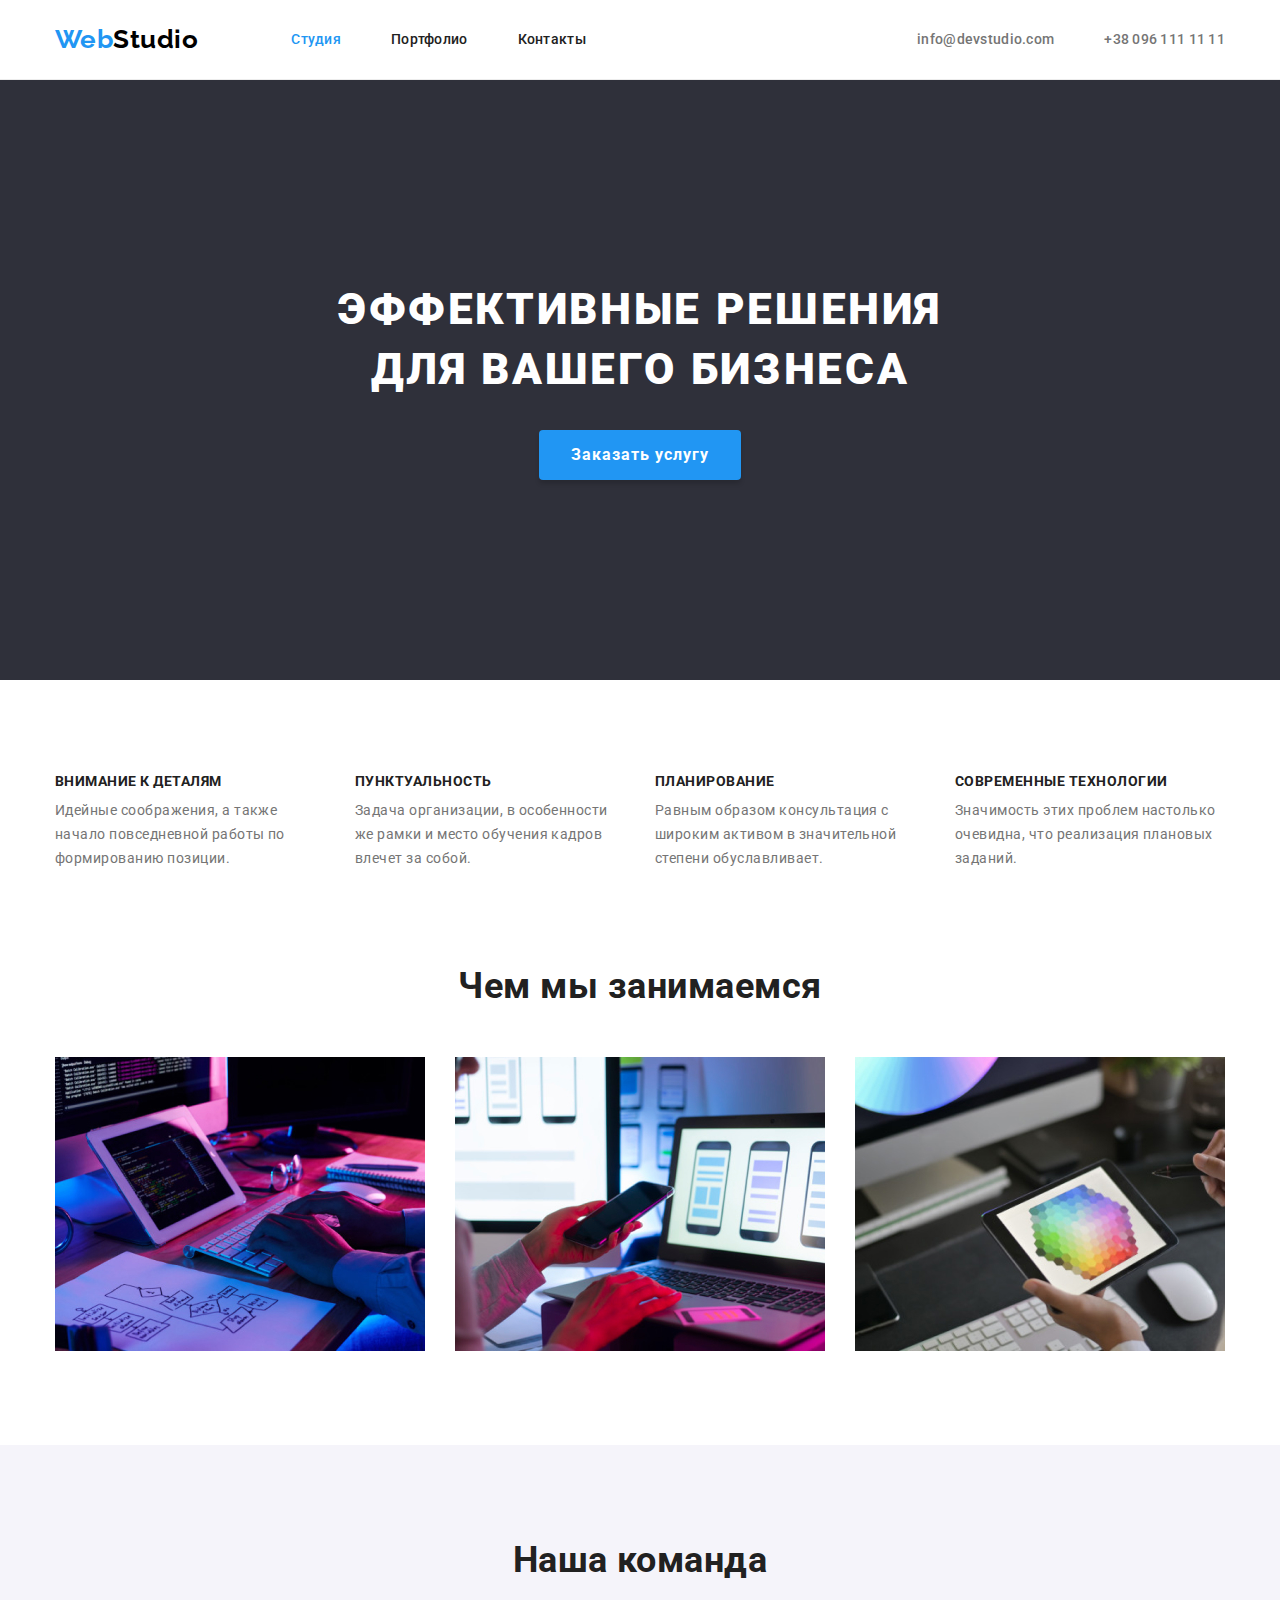
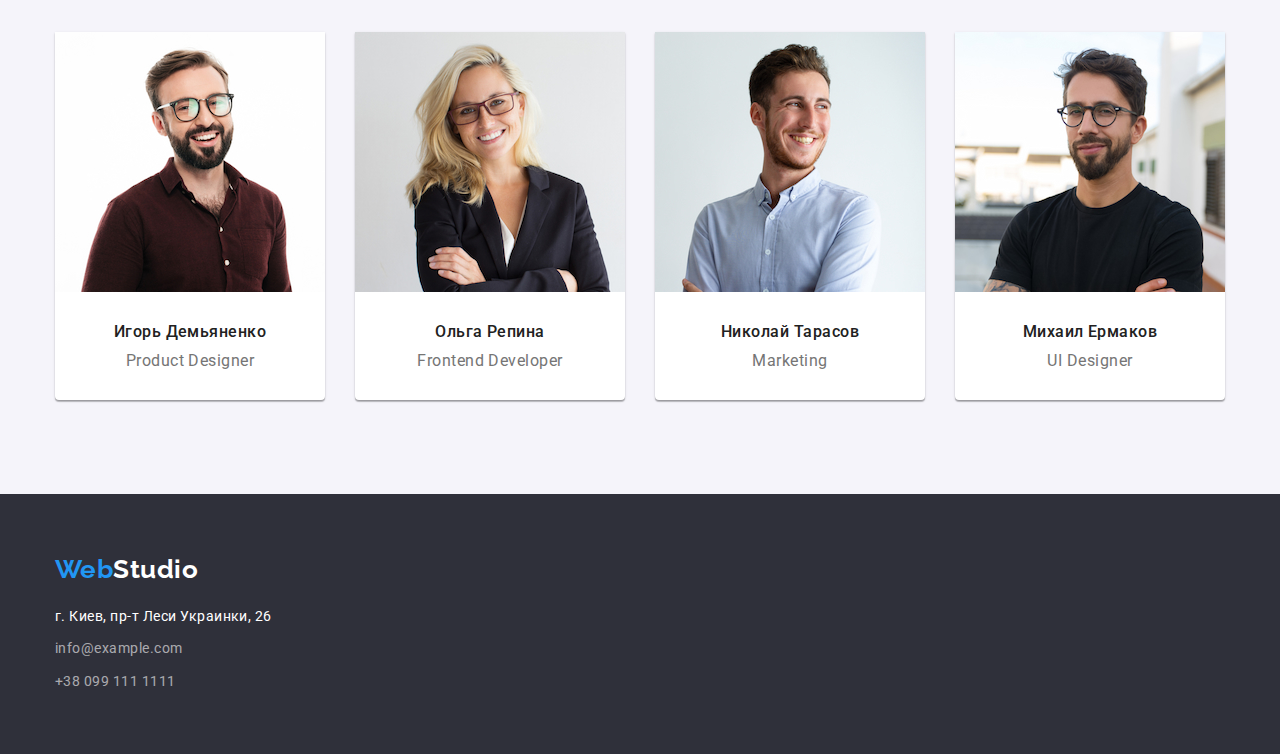
<file: index.html>
<!DOCTYPE html>
<html lang="ru">

<head>
  <meta charset="UTF-8" />
  <meta http-equiv="X-UA-Compatible" content="IE=edge" />
  <meta name="viewport" content="width=device-width, initial-scale=1.0" />
  <title>WebStudio | эффективные решения для вашего бизнеса</title>
  <link rel="preconnect" href="https://fonts.gstatic.com" />
  <link
    href="https://fonts.googleapis.com/css2?family=Raleway:wght@700&family=Roboto:wght@400;500;700;900&display=swap"
    rel="stylesheet" />
  <link rel="stylesheet"
    href="https://cdnjs.cloudflare.com/ajax/libs/modern-normalize/1.0.0/modern-normalize.min.css" />
  <link rel="stylesheet" href="./css/styles.css" />
</head>

<body>
  <!-- Шапка сайта -->
  <header class="main-header">
    <div class="header-container container">
      <nav class="navigation">
        <a class="logo link" href="./index.html" lang="en">
          <span class="logo-accent">Web</span>Studio
        </a>
        <ul class="menu list">
          <li class="menu-item">
            <a class="menu-link link current" href="./index.html">Студия</a>
          </li>
          <li class="menu-item">
            <a class="menu-link link" href="./portfolio.html">Портфолио</a>
          </li>
          <li class="menu-item">
            <a class="menu-link link" href="">Контакты</a>
          </li>
        </ul>
      </nav>
      <ul class="contacts list">
        <li class="contacts-item">
          <a class="contacts-link link" href="mailto:info@devstudio.com" target="_blank"
            rel="noopener noreferrer">info@devstudio.com</a>
        </li>
        <li class="contacts-item">
          <a class="contacts-link link" href="tel:+380961111111">+38 096 111 11 11</a>
        </li>
      </ul>
    </div>
  </header>

  <main>
    <!-- Секция герой -->
    <section class="hero">
      <div class="container">
        <h1 class="heading">Эффективные решения для вашего бизнеса</h1>
        <button class="hero-button" type="button">Заказать услугу</button>
      </div>
    </section>

    <!-- Секция особенноестей -->
    <section class="features">
      <div class="container">
        <h2 class="visually-hidden">Наши особенности</h2>
        <ul class="features-list list">
          <li class="features-item">
            <h3 class="features-heading">Внимание к деталям</h3>
            <p class="features-paragraph">
              Идейные соображения, а также начало повседневной работы по
              формированию позиции.
            </p>
          </li>
          <li class="features-item">
            <h3 class="features-heading">Пунктуальность</h3>
            <p class="features-paragraph">
              Задача организации, в особенности же рамки и место обучения
              кадров влечет за собой.
            </p>
          </li>
          <li class="features-item">
            <h3 class="features-heading">Планирование</h3>
            <p class="features-paragraph">
              Равным образом консультация с широким активом в значительной
              степени обуславливает.
            </p>
          </li>
          <li class="features-item">
            <h3 class="features-heading">Современные технологии</h3>
            <p class="features-paragraph">
              Значимость этих проблем настолько очевидна, что реализация
              плановых заданий.
            </p>
          </li>
        </ul>
      </div>
    </section>

    <!-- Секция "Чем мы занимаемся"-->
    <section class="doing">
      <div class="container">
        <h2 class="section-heading">Чем мы занимаемся</h2>
        <ul class="doing-list list">
          <li class="doing-item">
            <img src="./images/work-process/work-process-1.jpg"
              alt="Программист пишет код" width="370" height="294" />
          </li>
          <li class="doing-item">
            <img src="./images/work-process/work-process-2.jpg"
              alt="Дизайнер разрабатывает интерфейс" width="370" height="294" />
          </li>
          <li class="doing-item">
            <img src="./images/work-process/work-process-3.jpg"
              alt="Дизайнер подбирает палитру на планшете" width="370" height="294" />
          </li>
        </ul>
      </div>
    </section>

    <!-- Секция "Наша команда"-->
    <section class="team">
      <div class="container">
        <h2 class="section-heading">Наша команда</h2>
        <ul class="team-list list">
          <li class="team-item">
            <img src="./images/team/ihor-demianenko.jpg"
              alt="Член команды позирует для фото и улыбается" width="270" height="260" />
            <div class="team-desc">
              <h3 class="section-subheading">Игорь Демьяненко</h3>
              <p class="profession" lang="en">Product Designer</p>
            </div>
          </li>
          <li class="team-item">
            <img src="./images/team/olha-repina.jpg"
              alt="Член команды позирует для фото и улыбается" width="270" height="260" />
            <div class="team-desc">
              <h3 class="section-subheading">Ольга Репина</h3>
              <p class="profession" lang="en">Frontend Developer</p>
            </div>
          </li>
          <li class="team-item">
            <img src="./images/team/nykolai-tarasov.jpg"
              alt="Член команды позирует для фото и улыбается" width="270" height="260" />
            <div class="team-desc">
              <h3 class="section-subheading">Николай Тарасов</h3>
              <p class="profession" lang="en">Marketing</p>
            </div>
          </li>
          <li class="team-item">
            <img src="./images/team/mykhayl-ermakov.jpg"
              alt="Член команды позирует для фото и улыбается" width="270" height="260" />
            <div class="team-desc">
              <h3 class="section-subheading">Михаил Ермаков</h3>
              <p class="profession" lang="en">UI Designer</p>
            </div>
          </li>
        </ul>
      </div>
    </section>
  </main>

  <!-- Футер сайта -->
  <footer class="main-footer">
    <div class="container">
      <a class="footer-logo link" href="./index.html" lang="en">
        <span class="logo-accent">Web</span>Studio
      </a>
      <address class="footer-contacts">
        <ul class="list">
          <li class="footer-contacts-item">
            <a class="address-link link" href="https://goo.gl/maps/T2K9LCpTaU9NKCbx8"
              target="_blank" rel="noopener noreferrer">г. Киев, пр-т Леси Украинки,
              26</a>
          </li>
          <li class="footer-contacts-item">
            <a class="footer-contacts-link link" href="mailto:info@devstudio.com"
              target="_blank" rel="noopener noreferrer">info@example.com</a>
          </li>
          <li class="footer-contacts-item">
            <a class="footer-contacts-link link" href="tel:+380961111111">+38 099 111
              1111</a>
          </li>
        </ul>
      </address>
    </div>
  </footer>




</body>

</html>
</file>
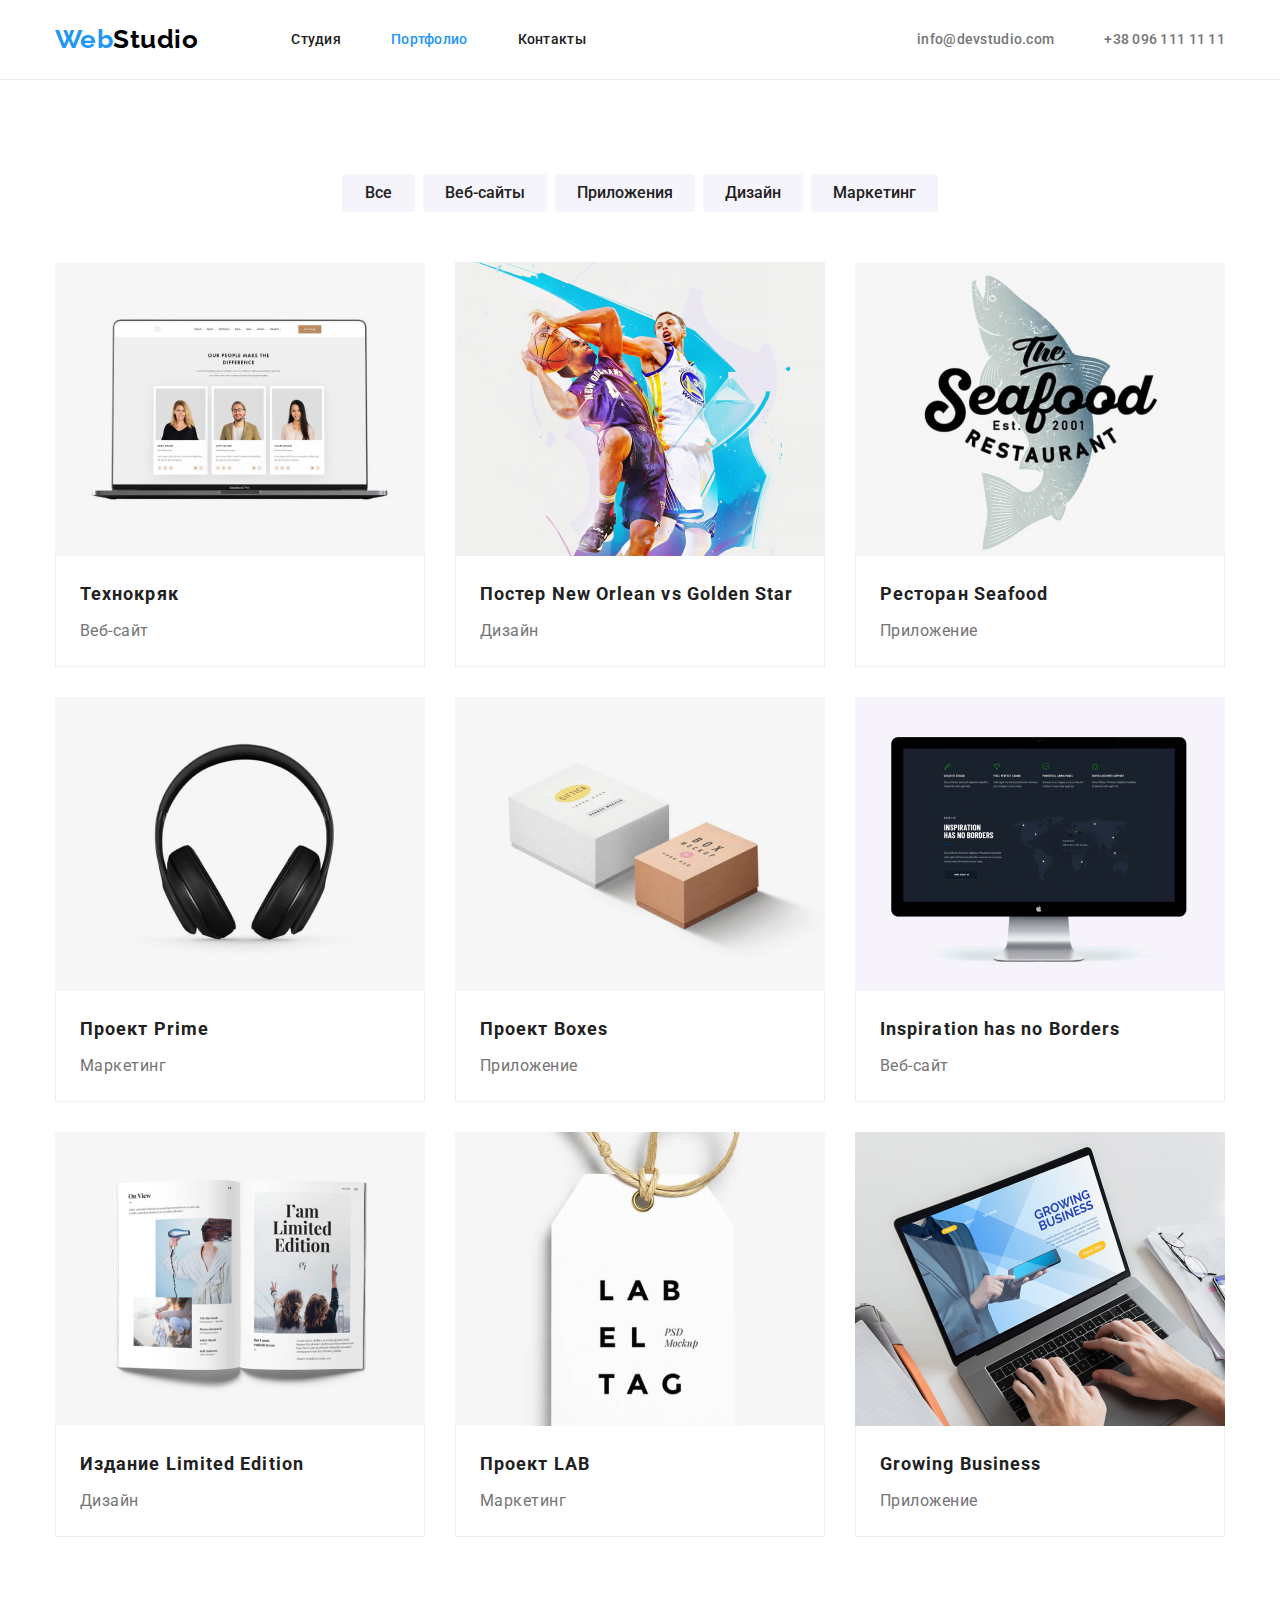
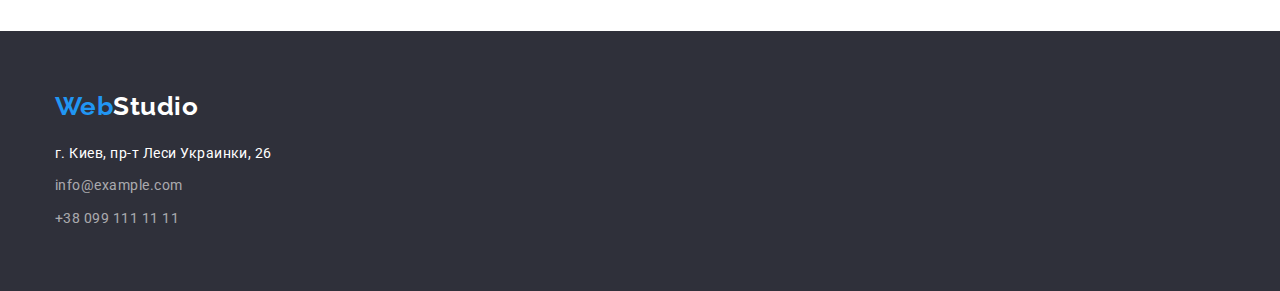
<file: portfolio.html>
<!DOCTYPE html>
<html lang="ru">

<head>
  <meta charset="UTF-8" />
  <meta http-equiv="X-UA-Compatible" content="IE=edge" />
  <meta name="viewport" content="width=device-width, initial-scale=1.0" />
  <title>WebStudio | эффективные решения для вашего бизнеса</title>
  <link rel="preconnect" href="https://fonts.gstatic.com" />
  <link
    href="https://fonts.googleapis.com/css2?family=Raleway:wght@700&family=Roboto:wght@400;500;700;900&display=swap"
    rel="stylesheet" />
  <link rel="stylesheet"
    href="https://cdnjs.cloudflare.com/ajax/libs/modern-normalize/1.0.0/modern-normalize.min.css" />
  <link rel="stylesheet" href="./css/styles.css" />
</head>

<body>
  <!-- Шапка сайта -->
  <header class="main-header">
    <div class="header-container container">
      <nav class="navigation">
        <a class="logo link" href="./index.html" lang="en">
          <span class="logo-accent">Web</span>Studio
        </a>
        <ul class="menu list">
          <li class="menu-item">
            <a class="menu-link link" href="./index.html">Студия</a>
          </li>
          <li class="menu-item">
            <a class="menu-link link current" href="./portfolio.html">Портфолио</a>
          </li>
          <li class="menu-item">
            <a class="menu-link link" href="">Контакты</a>
          </li>
        </ul>
      </nav>
      <ul class="contacts list">
        <li class="contacts-item">
          <a class="contacts-link link" href="mailto:info@devstudio.com" target="_blank"
            rel="noopener noreferrer">info@devstudio.com</a>
        </li>
        <li class="contacts-item">
          <a class="contacts-link link" href="tel:+380961111111">+38 096 111 11 11</a>
        </li>
      </ul>
    </div>
  </header>

  <main>
    <!-- Секция портфолио -->
    <section class="portfolio">
      <div class="container">
        <h1 class="visually-hidden">Наши работы</h1>
        <ul class="filter-list list">
          <li class="filter-item">
            <button class="filter-button" type="button">Все</button>
          </li>
          <li class="filter-item">
            <button class="filter-button" type="button">Веб-сайты</button>
          </li>
          <li class="filter-item">
            <button class="filter-button" type="button">Приложения</button>
          </li>
          <li class="filter-item">
            <button class="filter-button" type="button">Дизайн</button>
          </li>
          <li class="filter-item">
            <button class="filter-button" type="button">Маркетинг</button>
          </li>
        </ul>
        <ul class="portfolio-list list">
          <li class="portfolio-item">
            <a class="link" href="">
              <img src="./images/portfolio/tekhnokryak.jpg"
                alt="Страница сайта на экране ноутбука" width="370" height="294" />
              <div class="card-content">
                <h2 class="portfolio-heading">Технокряк</h2>
                <p class="portfolio-paragraph">Веб-сайт</p>
              </div>
            </a>
          </li>
          <li class="portfolio-item">
            <a class="link" href="">
              <img src="./images/portfolio/new-orlean-vs-golden-star.jpg"
                alt="Постер с изображением игры двух баскетболистов" width="370"
                height="294" />
              <div class="card-content">
                <h2 class="portfolio-heading">
                  Постер <span lang="en">New Orlean vs Golden Star</span>
                </h2>
                <p class="portfolio-paragraph">Дизайн</p>
              </div>
            </a>
          </li>
          <li class="portfolio-item">
            <a class="link" href="">
              <img src="./images/portfolio/seafood.jpg"
                alt="Логотип ресторана морепродуктов" width="370" height="294" />
              <div class="card-content">
                <h2 class="portfolio-heading">
                  Ресторан <span lang="en">Seafood</span>
                </h2>
                <p class="portfolio-paragraph">Приложение</p>
              </div>
            </a>
          </li>
          <li class="portfolio-item">
            <a class="link" href="">
              <img src="./images/portfolio/prime.jpg" alt="Студийные наушники" width="370"
                height="294" />
              <div class="card-content">
                <h2 class="portfolio-heading">
                  Проект <span lang="en">Prime</span>
                </h2>
                <p class="portfolio-paragraph">Маркетинг</p>
              </div>
            </a>
          </li>
          <li class="portfolio-item">
            <a class="link" href="">
              <img src="./images/portfolio/boxes.jpg" alt="Две коробки" width="370"
                height="294" />
              <div class="card-content">
                <h2 class="portfolio-heading">
                  Проект <span lang="en">Boxes</span>
                </h2>
                <p class="portfolio-paragraph">Приложение</p>
              </div>
            </a>
          </li>
          <li class="portfolio-item">
            <a class="link" href="">
              <img src="./images/portfolio/inspiration-has-no-borders.jpg"
                alt="Монитор с изображением сайта" width="370" height="294" />
              <div class="card-content">
                <h2 class="portfolio-heading" lang="en">
                  Inspiration has no Borders
                </h2>
                <p class="portfolio-paragraph">Веб-сайт</p>
              </div>
            </a>
          </li>
          <li class="portfolio-item">
            <a class="link" href="">
              <img src="./images/portfolio/limited-edition.jpg"
                alt="Журнал в развернутом виде" width="370" height="294" />
              <div class="card-content">
                <h2 class="portfolio-heading">
                  Издание <span lang="en">Limited Edition</span>
                </h2>
                <p class="portfolio-paragraph">Дизайн</p>
              </div>
            </a>
          </li>
          <li class="portfolio-item">
            <a class="link" href="">
              <img src="./images/portfolio/lab.jpg" alt="Бирка с изображением логотипа"
                width="370" height="294" />
              <div class="card-content">
                <h2 class="portfolio-heading">
                  Проект <span lang="en">LAB</span>
                </h2>
                <p class="portfolio-paragraph">Маркетинг</p>
              </div>
            </a>
          </li>
          <li class="portfolio-item">
            <a class="link" href="">
              <img src="./images/portfolio/growing-business.jpg"
                alt="Ноутбук за которым работают" width="370" height="294" />
              <div class="card-content">
                <h2 class="portfolio-heading" lang="en">Growing Business</h2>
                <p class="portfolio-paragraph">Приложение</p>
              </div>
            </a>
          </li>
        </ul>
      </div>
    </section>
  </main>

  <!-- Футер сайта -->
  <footer class="main-footer">
    <div class="container">
      <a class="footer-logo link" href="./index.html" lang="en">
        <span class="logo-accent">Web</span>Studio
      </a>
      <address class="footer-contacts">
        <ul class="list">
          <li class="footer-contacts-item">
            <a class="address-link link" href="https://goo.gl/maps/T2K9LCpTaU9NKCbx8"
              target="_blank" rel="noopener noreferrer">г. Киев, пр-т Леси Украинки,
              26</a>
          </li>
          <li class="footer-contacts-item">
            <a class="footer-contacts-link link" href="mailto:info@devstudio.com"
              target="_blank" rel="noopener noreferrer">info@example.com</a>
          </li>
          <li class="footer-contacts-item">
            <a class="footer-contacts-link link" href="tel:+380961111111">+38 099 111 11
              11</a>
          </li>
        </ul>
      </address>
    </div>
  </footer>
</body>

</html>
</file>
<file: css/styles.css>
:root {
  --main-font: 'Roboto', sans-serif;
  --secondary-font: 'Raleway', sans-serif;
  --main-text-color: #212121;
  --secondary-text-color: #ffffff;
  --paragraph-text-color: #757575;
  --main-background-color: #ffffff;
  --secondary-background-color: #f5f4fa;
  --accent-color: #2196f3;
}

body {
  min-width: 1200px;

  font-family: var(--main-font);
  color: var(--main-text-color);
  letter-spacing: 0.03em;
  background-color: var(--main-background-color);
}

/* Компоненты */
h1,
h2,
h3,
h4,
h5,
h6,
p {
  margin-top: 0;
  margin-bottom: 0;
}

ul,
ol {
  margin-top: 0;
  margin-bottom: 0;
  padding-left: 0;
}

img {
  display: block;
}

.link {
  color: var(--main-text-color);
  text-decoration: none;
}

.list {
  list-style: none;
}

.container {
  width: 1200px;
  padding-left: 15px;
  padding-right: 15px;
  margin-left: auto;
  margin-right: auto;
}

.section-heading {
  margin-bottom: 50px;
  font-size: 36px;
  line-height: 1.17;
  text-align: center;
}

/* Шапка сайта */

.main-header {
  border-bottom: 1px solid #ececec;
}

.header-container {
  display: flex;
}

.navigation,
.menu {
  display: flex;
  align-items: center;
}

.logo {
  margin-right: 93px;
  color: #000000;
  font-family: var(--secondary-font);
  font-weight: 700;
  font-size: 26px;
  line-height: 1.19;
}

.menu-item:not(:last-child) {
  margin-right: 50px;
}

.menu-link {
  display: block;
  padding-top: 32px;
  padding-bottom: 31px;
  font-weight: 500;
  font-size: 14px;
  line-height: 1.14;
  letter-spacing: 0.02em;
}

.contacts-link {
  color: var(--paragraph-text-color);
  font-weight: 500;
  font-size: 14px;
  line-height: 1.14;
  letter-spacing: 0.02em;
}

.contacts {
  display: flex;
  align-items: center;
  margin-left: auto;
}

.contacts-item:not(:last-child) {
  margin-right: 50px;
}

.logo-accent,
.current,
.menu-link:hover,
.menu-link:focus,
.contacts-link:hover,
.contacts-link:focus {
  color: var(--accent-color);
}

/* Секция герой */
.hero {
  padding-top: 200px;
  padding-bottom: 200px;
  text-align: center;
  background-color: #2f303a;
}

.heading {
  padding-left: 280px;
  padding-right: 280px;
  margin-bottom: 30px;
  color: var(--secondary-text-color);
  font-weight: 900;
  font-size: 44px;
  line-height: 1.36;
  letter-spacing: 0.06em;
  text-transform: uppercase;
}

.hero-button {
  min-width: 200px;
  padding-top: 10px;
  padding-bottom: 10px;
  padding-left: 32px;
  padding-right: 32px;

  color: var(--secondary-text-color);
  font-family: var(--main-font);
  font-weight: 700;
  font-size: 16px;
  line-height: 1.87;
  letter-spacing: 0.06em;
  background-color: var(--accent-color);

  cursor: pointer;
  border: none;
  border-radius: 4px;
  box-shadow: 0px 4px 4px rgba(0, 0, 0, 0.15);
}
.hero-button:hover,
.hero-button:focus {
  background-color: #188ce8;
}

/* Секция особенностей */
.features {
  padding-top: 94px;
  padding-bottom: 47px;
}

.features-list {
  display: flex;
}

.visually-hidden {
  position: absolute;
  width: 1px;
  height: 1px;
  margin: -1px;
  border: 0;
  padding: 0;

  white-space: nowrap;
  clip-path: inset(100%);
  clip: rect(0 0 0 0);
  overflow: hidden;
}

.features-heading {
  margin-bottom: 10px;
  font-size: 14px;
  line-height: 1.14;
  text-transform: uppercase;
}

.features-paragraph {
  color: var(--paragraph-text-color);
  font-size: 14px;
  line-height: 1.71;
}

.features-item {
  flex-basis: calc((100% - 90px) / 4);
}

.features-item:not(:last-child) {
  margin-right: 30px;
}

/* Секция "Чем мы занимаемся" */
.doing {
  padding-top: 47px;
  padding-bottom: 94px;
}

.doing-list {
  display: flex;
}

.doing-item:not(:last-child) {
  margin-right: 30px;
}

/* Секция "Наша команда" */
.team {
  padding-top: 94px;
  padding-bottom: 94px;
  background-color: var(--secondary-background-color);
}

.team-list {
  display: flex;
  margin: -15px;
}

.team-item {
  margin: 15px;
  background: #ffffff;
  box-shadow: 0px 1px 3px rgba(0, 0, 0, 0.12), 0px 1px 1px rgba(0, 0, 0, 0.14),
    0px 2px 1px rgba(0, 0, 0, 0.2);
  border-radius: 0px 0px 4px 4px;
}

.team-desc {
  padding-top: 30px;
  padding-bottom: 30px;
}

.section-subheading {
  font-weight: 500;
  font-size: 16px;
  line-height: 1.19;
  text-align: center;
  margin-bottom: 10px;
}

.profession {
  color: var(--paragraph-text-color);
  font-size: 16px;
  line-height: 1.19;
  text-align: center;
}

/* Футер сайта */

.main-footer {
  padding-top: 60px;
  padding-bottom: 60px;
  background-color: #2f303a;
}

.footer-logo {
  color: var(--secondary-text-color);
  font-family: var(--secondary-font);
  font-weight: 700;
  font-size: 26px;
  line-height: 1.19;
  display: inline-block;
  margin-bottom: 20px;
}

.footer-contacts {
  font-style: normal;
  font-size: 14px;
  line-height: 1.71;
}

.address-link {
  color: var(--secondary-text-color);
}

.footer-contacts-item:not(:last-child) {
  margin-bottom: 9px;
}

.footer-contacts-link {
  color: rgba(255, 255, 255, 0.6);
}
.footer-logo-accent,
.address-link:focus,
.address-link:hover,
.footer-contacts-link:focus,
.footer-contacts-link:hover {
  color: var(--accent-color);
}

/* Страница портфолио */

/* Секция портфолио */

.portfolio {
  padding-top: 94px;
  padding-bottom: 94px;
}

.filter-list {
  display: flex;
  justify-content: center;
  margin-bottom: 50px;
}

.filter-item:not(:last-child) {
  margin-right: 8px;
}

.filter-button {
  min-width: 73px;
  padding-top: 6px;
  padding-bottom: 6px;
  padding-left: 22px;
  padding-right: 22px;

  font-family: var(--main-font);
  color: var(--main-text-color);
  font-weight: 500;
  font-size: 16px;
  line-height: 1.62;
  background-color: var(--secondary-background-color);

  cursor: pointer;
  border: none;
  border-radius: 4px;
}

.filter-button:hover,
.filter-button:focus {
  color: var(--secondary-text-color);
  background-color: var(--accent-color);
  box-shadow: 0px 3px 1px rgba(0, 0, 0, 0.1), 0px 1px 2px rgba(0, 0, 0, 0.08),
    0px 2px 2px rgba(0, 0, 0, 0.12);
}

.portfolio-list {
  margin: -15px;
  display: flex;
  flex-wrap: wrap;
}

.portfolio-item {
  margin: 15px;
}

.card-content {
  padding-top: 20px;
  padding-bottom: 20px;
  padding-left: 24px;
  padding-right: 24px;

  border-left: 1px solid #eeeeee;
  border-right: 1px solid #eeeeee;
  border-bottom: 1px solid #eeeeee;
  box-sizing: border-box;
}

.portfolio-heading {
  font-size: 18px;
  line-height: 2;
  letter-spacing: 0.06em;
  margin-bottom: 4px;
}

.portfolio-paragraph {
  color: var(--paragraph-text-color);
  font-size: 16px;
  line-height: 1.87;
}
</file>
